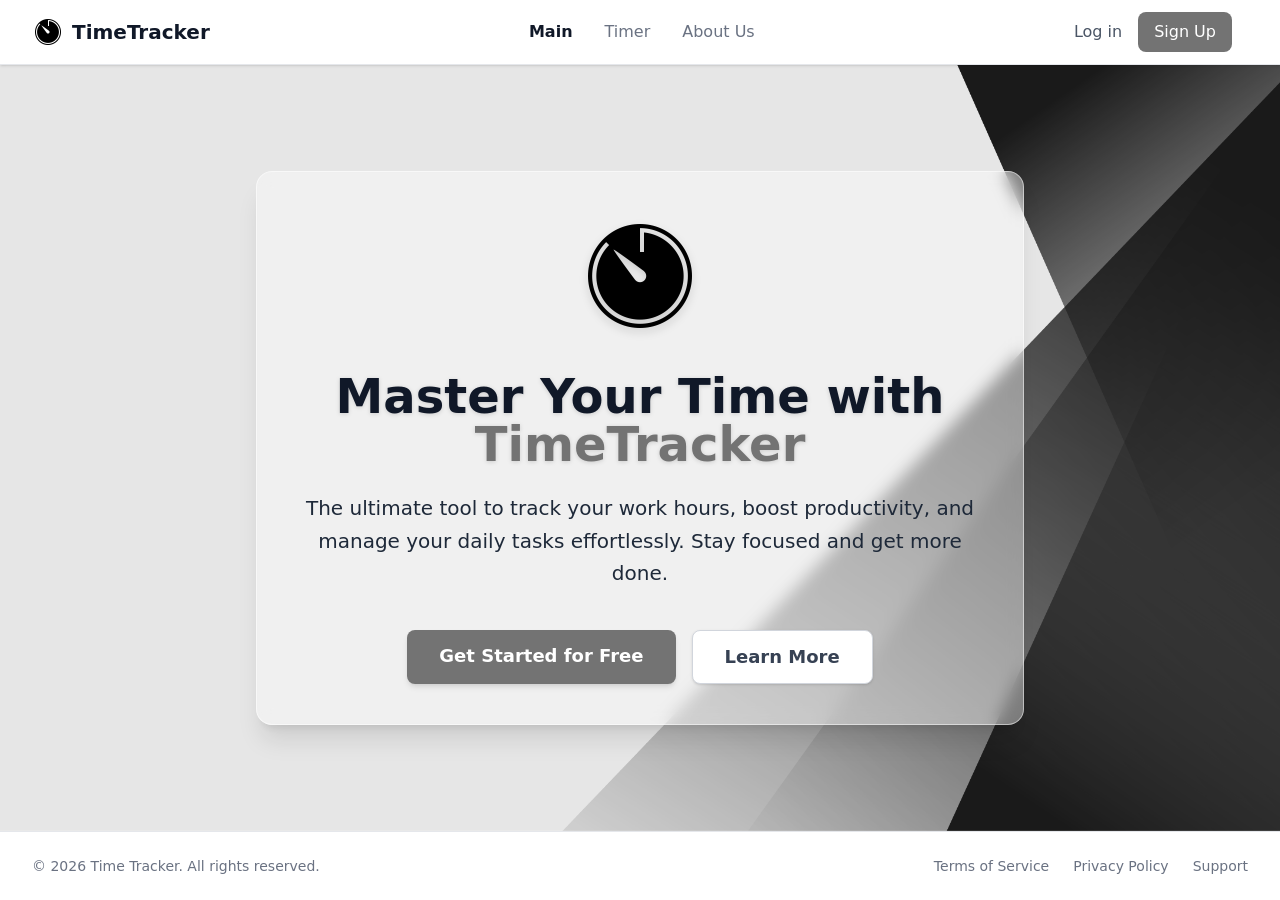
<file: index.html>
<!DOCTYPE html>
<html lang="en">
<head>
    <meta charset="UTF-8">
    <meta name="viewport" content="width=device-width, initial-scale=1.0">
    <title>Home - Time Tracker</title>
    <link href="./output.css" rel="stylesheet">
</head>
<body class="bg-gray-50 flex flex-col min-h-screen text-gray-800">

<header class="bg-white border-b border-gray-200 shadow-sm sticky top-0 z-20">
        <div class="max-w-7xl mx-auto px-4 sm:px-6 lg:px-8">
            <div class="flex justify-between items-center h-16">
                
                <div class="flex items-center gap-2 cursor-pointer">
                    <a href="index.html" class="flex items-center gap-2 hover:opacity-80 transition duration-200">
                        <img src="timer.png" alt="TimeTracker" class="w-8 h-8 object-contain">
                        <span class="font-bold text-xl text-gray-900">TimeTracker</span>
                    </a>
                </div>

                <nav class="hidden md:flex space-x-8">
                    <a href="index.html" class="text-gray-900 font-bold transition duration-200">Main</a>
                    <a href="timer.html" class="text-gray-500 hover:text-gray-900 font-medium transition duration-200">Timer</a>
                    <a href="about.html" class="text-gray-500 hover:text-gray-900 font-medium transition duration-200">About Us</a>
                </nav>

                <div class="flex items-center space-x-4">
                    <a href="log_in.html" class="text-gray-600 hover:text-primary font-medium transition duration-200 hidden sm:block">Log in</a>
                    <a href="register.html" class="bg-primary text-white font-medium px-4 py-2 rounded-lg hover:bg-primaryHover transition duration-200">Sign Up</a>
                    
                    <button id="menu-btn" class="md:hidden flex items-center p-2 focus:outline-none">
                        <img src="hamburger.png" alt="Open Menu" class="w-6 h-6 object-contain">
                    </button>
                </div>

            </div>
        </div>

        <div id="mobile-menu" class="hidden md:hidden bg-white border-b border-gray-200 absolute w-full left-0 shadow-lg">
            <div class="px-4 pt-2 pb-4 space-y-2">
                <a href="index.html" class="block px-3 py-2 text-gray-900 font-bold bg-gray-50 rounded-md">Main</a>
                <a href="timer.html" class="block px-3 py-2 text-gray-500 hover:text-gray-900 hover:bg-gray-100 rounded-md font-medium">Timer</a>
                <a href="about.html" class="block px-3 py-2 text-gray-500 hover:text-gray-900 hover:bg-gray-100 rounded-md font-medium">About Us</a>
                <a href="log_in.html" class="block px-3 py-2 text-gray-500 hover:text-gray-900 hover:bg-gray-100 rounded-md font-medium sm:hidden">Log in</a>
            </div>
        </div>
    </header>

    <main class="flex-grow flex flex-col items-center justify-center w-full p-4 text-center bg-cover bg-center bg-no-repeat" 
          style="background-image: url('bg.jpg');">
        
        <div class="bg-white/40 backdrop-blur-sm p-10 rounded-2xl shadow-xl max-w-3xl w-full mx-auto border border-white/50">
            
            <div class="mb-8">
                <img src="timer.png" alt="TimeTracker App Emblem" class="w-32 h-32 object-contain drop-shadow-lg mx-auto">
            </div>

            <h1 class="text-4xl md:text-5xl font-extrabold text-gray-900 mb-6 drop-shadow-sm">
                Master Your Time with <span class="text-primary">TimeTracker</span>
            </h1>

            <p class="text-lg md:text-xl text-gray-800 max-w-2xl mx-auto mb-10 leading-relaxed font-medium">
                The ultimate tool to track your work hours, boost productivity, and manage your daily tasks effortlessly. Stay focused and get more done.
            </p>

            <div class="flex flex-col sm:flex-row justify-center gap-4">
                <a href="register.html" class="bg-primary text-white font-bold py-3 px-8 rounded-lg hover:bg-primaryHover focus:outline-none focus:ring-2 focus:ring-primary focus:ring-offset-2 transition duration-200 shadow-md hover:shadow-lg text-lg">
                    Get Started for Free
                </a>
                <a href="about.html" class="bg-white text-gray-700 border border-gray-300 font-bold py-3 px-8 rounded-lg hover:bg-gray-50 focus:outline-none focus:ring-2 focus:ring-gray-200 focus:ring-offset-2 transition duration-200 shadow-sm text-lg">
                    Learn More
                </a>
            </div>
            
        </div>
    </main>

    <footer class="bg-white border-t border-gray-200 w-full mt-auto">
        <div class="max-w-7xl mx-auto py-6 px-4 sm:px-6 lg:px-8 flex flex-col md:flex-row justify-between items-center text-sm text-gray-500">
            <p>&copy; 2026 Time Tracker. All rights reserved.</p>
            <div class="mt-4 md:mt-0 space-x-6 flex">
                <a href="#" class="hover:text-primary transition duration-200">Terms of Service</a>
                <a href="#" class="hover:text-primary transition duration-200">Privacy Policy</a>
                <a href="#" class="hover:text-primary transition duration-200">Support</a>
            </div>
        </div>
    </footer>

    <script>
        document.getElementById('menu-btn').addEventListener('click', () => {
            document.getElementById('mobile-menu').classList.toggle('hidden');
        });
    </script>

</body>
</html>
</file>
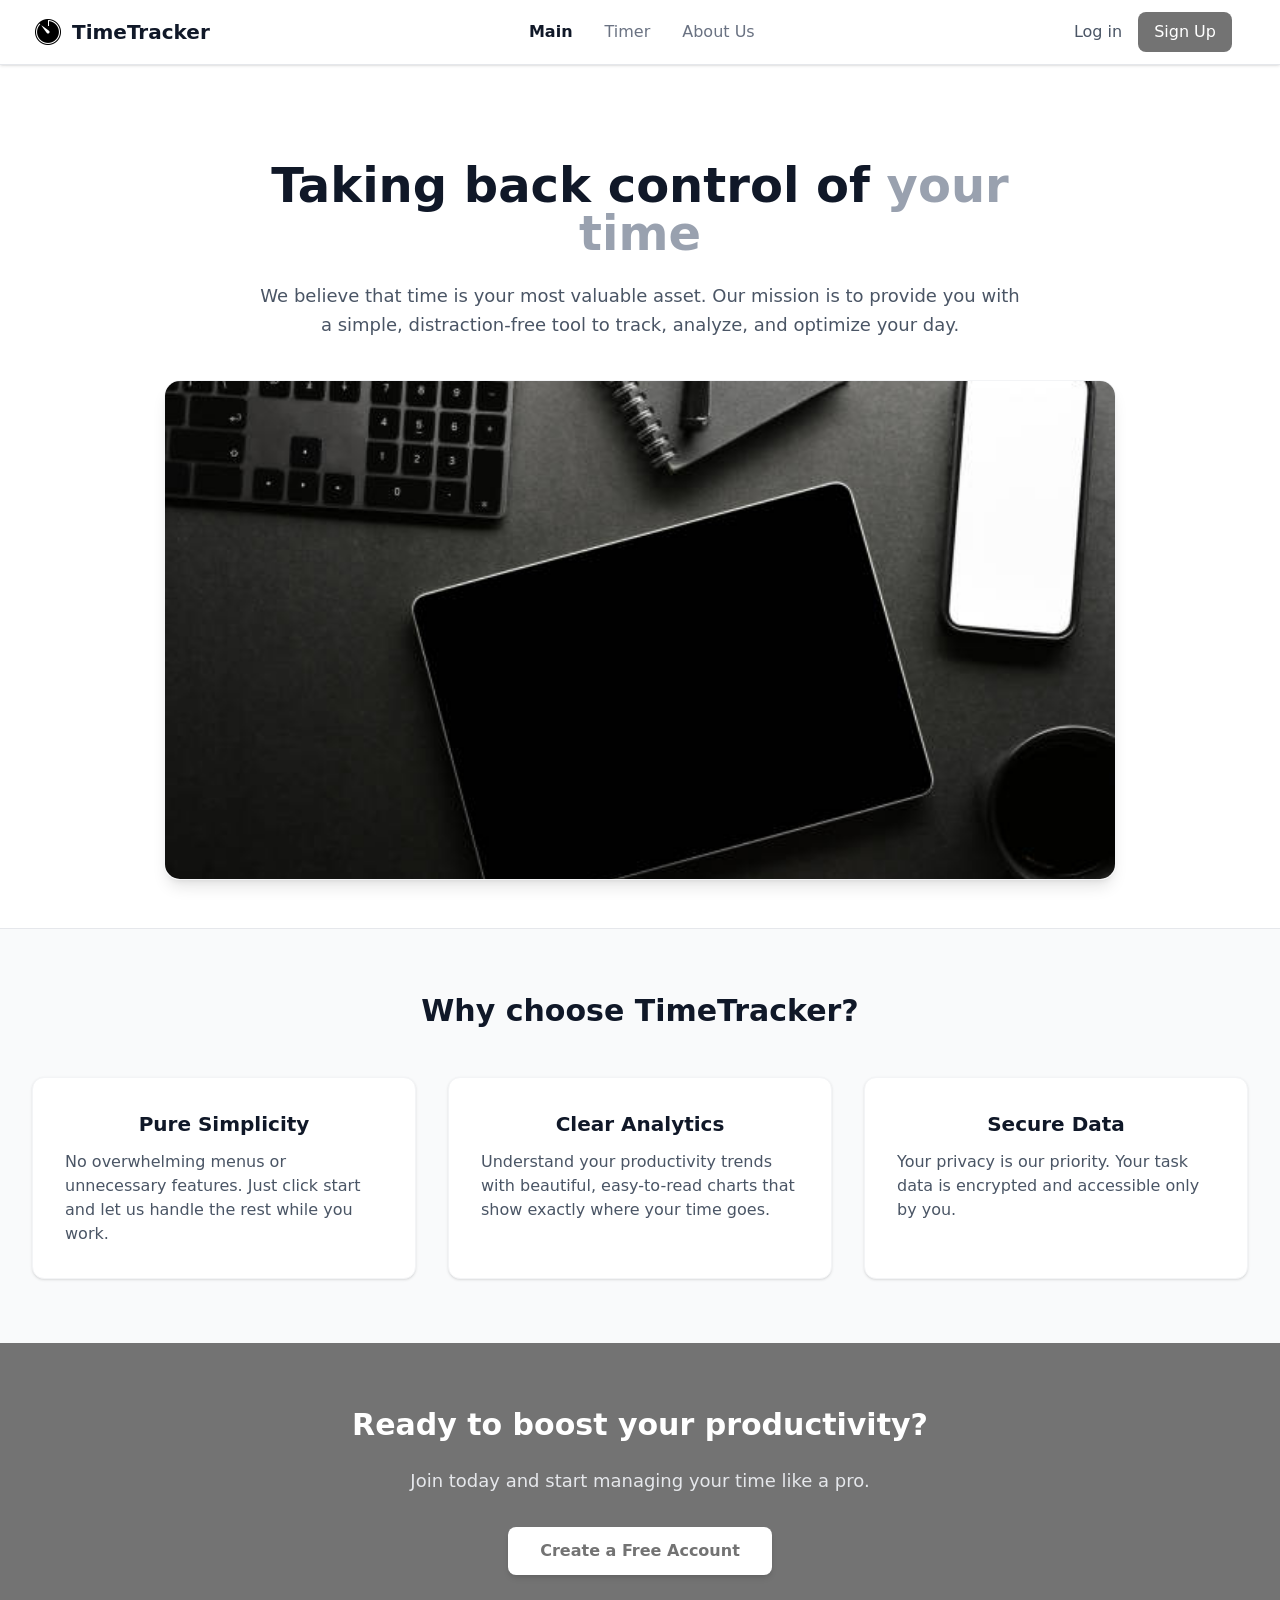
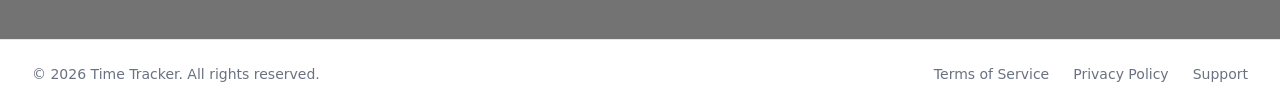
<file: about.html>
<!DOCTYPE html>
<html lang="en">
<head>
    <meta charset="UTF-8">
    <meta name="viewport" content="width=device-width, initial-scale=1.0">
    <title>About Us - Time Tracker</title>
    <link href="./output.css" rel="stylesheet">
</head>
<body class="bg-gray-50 flex flex-col min-h-screen text-gray-800">

<header class="bg-white border-b border-gray-200 shadow-sm sticky top-0 z-20">
        <div class="max-w-7xl mx-auto px-4 sm:px-6 lg:px-8">
            <div class="flex justify-between items-center h-16">
                
                <div class="flex items-center gap-2 cursor-pointer">
                    <a href="index.html" class="flex items-center gap-2 hover:opacity-80 transition duration-200">
                        <img src="timer.png" alt="TimeTracker" class="w-8 h-8 object-contain">
                        <span class="font-bold text-xl text-gray-900">TimeTracker</span>
                    </a>
                </div>

                <nav class="hidden md:flex space-x-8">
                    <a href="index.html" class="text-gray-900 font-bold transition duration-200">Main</a>
                    <a href="timer.html" class="text-gray-500 hover:text-gray-900 font-medium transition duration-200">Timer</a>
                    <a href="about.html" class="text-gray-500 hover:text-gray-900 font-medium transition duration-200">About Us</a>
                </nav>

                <div class="flex items-center space-x-4">
                    <a href="log_in.html" class="text-gray-600 hover:text-primary font-medium transition duration-200 hidden sm:block">Log in</a>
                    <a href="register.html" class="bg-primary text-white font-medium px-4 py-2 rounded-lg hover:bg-primaryHover transition duration-200">Sign Up</a>
                    
                    <button id="menu-btn" class="md:hidden flex items-center p-2 focus:outline-none">
                        <img src="hamburger.png" alt="Open Menu" class="w-6 h-6 object-contain">
                    </button>
                </div>

            </div>
        </div>

        <div id="mobile-menu" class="hidden md:hidden bg-white border-b border-gray-200 absolute w-full left-0 shadow-lg">
            <div class="px-4 pt-2 pb-4 space-y-2">
                <a href="index.html" class="block px-3 py-2 text-gray-900 font-bold bg-gray-50 rounded-md">Main</a>
                <a href="timer.html" class="block px-3 py-2 text-gray-500 hover:text-gray-900 hover:bg-gray-100 rounded-md font-medium">Timer</a>
                <a href="about.html" class="block px-3 py-2 text-gray-500 hover:text-gray-900 hover:bg-gray-100 rounded-md font-medium">About Us</a>
                <a href="log_in.html" class="block px-3 py-2 text-gray-500 hover:text-gray-900 hover:bg-gray-100 rounded-md font-medium sm:hidden">Log in</a>
            </div>
        </div>
    </header>

    <main class="flex-grow w-full">
        
        <section class="bg-white pt-16 md:pt-24 pb-12 border-b border-gray-200 text-center px-4">
            <div class="max-w-3xl mx-auto mb-10">
                <h1 class="text-4xl md:text-5xl font-extrabold text-gray-900 mb-6">
                    Taking back control of <span class="text-gray-400">your time</span>
                </h1>
                <p class="text-lg text-gray-600 leading-relaxed">
                    We believe that time is your most valuable asset. Our mission is to provide you with a simple, distraction-free tool to track, analyze, and optimize your day.
                </p>
            </div>

            <div class="max-w-5xl mx-auto px-4 sm:px-7 lg:px-9">
                <img src="bg_about.jpg" alt="Team workspace" class="w-full h-auto max-h-[500px] object-cover rounded-2xl shadow-lg border border-gray-100">
            </div>
        </section>

        <section class="max-w-7xl mx-auto px-4 sm:px-6 lg:px-8 py-16">

            <div class="text-center mb-12">
                <h2 class="text-3xl font-bold text-gray-900">Why choose TimeTracker?</h2>
            </div>
            
            <div class="grid grid-cols-1 md:grid-cols-3 gap-8">
                <div class="bg-white p-8 rounded-xl shadow-sm border border-gray-100 hover:shadow-md transition duration-200">
                    <h3 class="text-xl text-center font-bold text-gray-900 mb-3">Pure Simplicity</h3>
                    <p class="text-gray-600 text-left">No overwhelming menus or unnecessary features. Just click start and let us handle the rest while you work.</p>
                </div>
                
                <div class="bg-white p-8 rounded-xl shadow-sm border border-gray-100 hover:shadow-md transition duration-200">
                    <h3 class="text-xl text-center font-bold text-gray-900 mb-3">Clear Analytics</h3>
                    <p class="text-gray-600 text-left">Understand your productivity trends with beautiful, easy-to-read charts that show exactly where your time goes.</p>
                </div>

                <div class="bg-white p-8 rounded-xl shadow-sm border border-gray-100 hover:shadow-md transition duration-200">
                    <h3 class="text-xl font-bold text-center text-gray-900 mb-3">Secure Data</h3>
                    <p class="text-gray-600 text-left">Your privacy is our priority. Your task data is encrypted and accessible only by you.</p>
                </div>
            </div>

        </section>

        <section class="bg-primary text-white py-16 px-4 mt-auto">
            <div class="max-w-4xl mx-auto text-center">
                <h2 class="text-3xl font-bold mb-6">Ready to boost your productivity?</h2>
                <p class="text-gray-200 mb-8 text-lg">Join today and start managing your time like a pro.</p>
                <a href="register.html" class="inline-block bg-white text-primary font-bold py-3 px-8 rounded-lg hover:bg-gray-100 focus:outline-none focus:ring-4 focus:ring-gray-300 transition duration-200 shadow-md">
                    Create a Free Account
                </a>
            </div>
        </section>

    </main>

    <footer class="bg-white w-full border-t border-gray-200">
        <div class="max-w-7xl mx-auto py-6 px-4 sm:px-6 lg:px-8 flex flex-col md:flex-row justify-between items-center text-sm text-gray-500">
            <p>&copy; 2026 Time Tracker. All rights reserved.</p>
            <div class="mt-4 md:mt-0 space-x-6 flex">
                <a href="#" class="hover:text-primary transition duration-200">Terms of Service</a>
                <a href="#" class="hover:text-primary transition duration-200">Privacy Policy</a>
                <a href="#" class="hover:text-primary transition duration-200">Support</a>
            </div>
        </div>
    </footer>

    <script>
        document.getElementById('menu-btn').addEventListener('click', () => {
            document.getElementById('mobile-menu').classList.toggle('hidden');
        });
    </script>

</body>
</html>
</file>
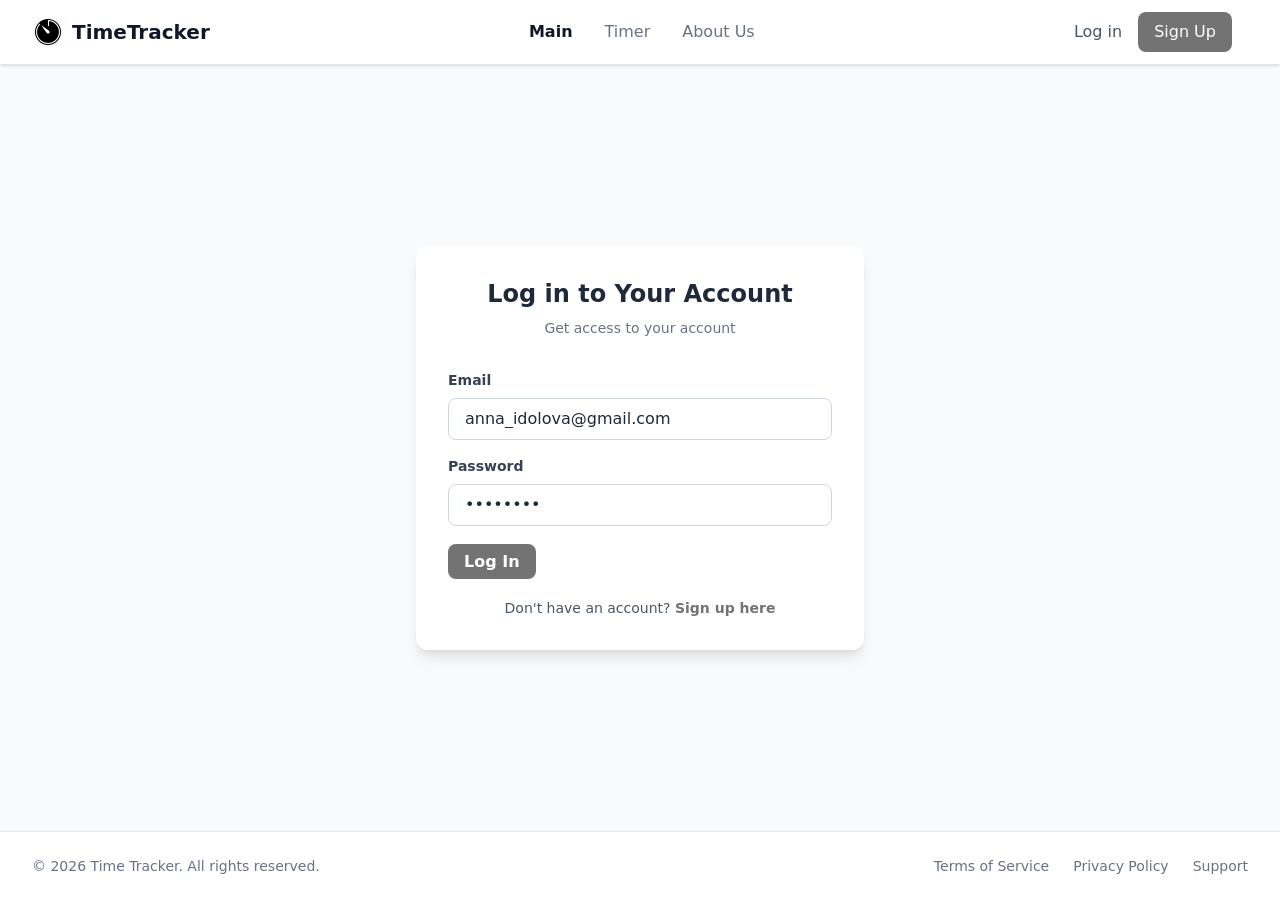
<file: log_in.html>
<!DOCTYPE html>
<html lang="en">
<head>
    <meta charset="UTF-8">
    <meta name="viewport" content="width=device-width, initial-scale=1.0">
    <title>Log In - Time Tracker</title>
    
    <link href="./output.css" rel="stylesheet">
</head>
<body class="bg-gray-50 flex flex-col min-h-screen text-gray-800">

<header class="bg-white border-b border-gray-200 shadow-sm sticky top-0 z-20">
        <div class="max-w-7xl mx-auto px-4 sm:px-6 lg:px-8">
            <div class="flex justify-between items-center h-16">
                
                <div class="flex items-center gap-2 cursor-pointer">
                    <a href="index.html" class="flex items-center gap-2 hover:opacity-80 transition duration-200">
                        <img src="timer.png" alt="TimeTracker" class="w-8 h-8 object-contain">
                        <span class="font-bold text-xl text-gray-900">TimeTracker</span>
                    </a>
                </div>

                <nav class="hidden md:flex space-x-8">
                    <a href="index.html" class="text-gray-900 font-bold transition duration-200">Main</a>
                    <a href="timer.html" class="text-gray-500 hover:text-gray-900 font-medium transition duration-200">Timer</a>
                    <a href="about.html" class="text-gray-500 hover:text-gray-900 font-medium transition duration-200">About Us</a>
                </nav>

                <div class="flex items-center space-x-4">
                    <a href="log_in.html" class="text-gray-600 hover:text-primary font-medium transition duration-200 hidden sm:block">Log in</a>
                    <a href="register.html" class="bg-primary text-white font-medium px-4 py-2 rounded-lg hover:bg-primaryHover transition duration-200">Sign Up</a>
                    
                    <button id="menu-btn" class="md:hidden flex items-center p-2 focus:outline-none">
                        <img src="hamburger.png" alt="Open Menu" class="w-6 h-6 object-contain">
                    </button>
                </div>

            </div>
        </div>

        <div id="mobile-menu" class="hidden md:hidden bg-white border-b border-gray-200 absolute w-full left-0 shadow-lg">
            <div class="px-4 pt-2 pb-4 space-y-2">
                <a href="index.html" class="block px-3 py-2 text-gray-900 font-bold bg-gray-50 rounded-md">Main</a>
                <a href="timer.html" class="block px-3 py-2 text-gray-500 hover:text-gray-900 hover:bg-gray-100 rounded-md font-medium">Timer</a>
                <a href="about.html" class="block px-3 py-2 text-gray-500 hover:text-gray-900 hover:bg-gray-100 rounded-md font-medium">About Us</a>
                <a href="log_in.html" class="block px-3 py-2 text-gray-500 hover:text-gray-900 hover:bg-gray-100 rounded-md font-medium sm:hidden">Log in</a>
            </div>
        </div>
    </header>
    <main class="flex-grow flex items-center justify-center w-full p-4">
        
        <div class="bg-white p-8 rounded-xl shadow-lg w-full max-w-md my-8">
            
            <div class="text-center mb-8">
                <h1 class="text-2xl font-bold text-gray-800">Log in to Your Account</h1>
                <p class="text-gray-500 text-sm mt-2">Get access to your account</p>
            </div>

            <form action="#" method="POST">


                <div class="mb-4">
                    <label for="email" class="block text-gray-700 text-sm font-semibold mb-2">Email</label>
                    <input type="email" id="email" name="email" placeholder="anna_idolova@gmail.com" required
                        class="w-full px-4 py-2 border border-gray-300 rounded-lg focus:outline-none focus:ring-2 focus:ring-primary focus:border-transparent transition duration-200">
                </div>

                <div class="mb-6">
                    <label for="password" class="block text-gray-700 text-sm font-semibold mb-2">Password</label>
                    <input type="password" id="password" name="password" placeholder="••••••••" required
                        class="w-full px-4 py-2 border border-gray-300 rounded-lg focus:outline-none focus:ring-2 focus:ring-primary focus:border-transparent transition duration-200">
                </div>


                <a href="profile.html" class="w-full bg-primary text-white font-bold py-2 px-4 rounded-lg
                 hover:bg-primaryHover focus:outline-none focus:ring-2 focus:ring-primary focus:ring-offset-2 transition duration-200">
                    Log In</a>    
            </form>
            <div class="text-center mt-6">
                <p class="text-sm text-gray-600">
                    Don't have an account? 
                    <a href="register.html" class="text-primary hover:underline font-semibold">Sign up here</a>
                </p>
            </div>

        </div>
    </main>

    <footer class="bg-white border-t border-gray-200 w-full mt-auto">
        <div class="max-w-7xl mx-auto py-6 px-4 sm:px-6 lg:px-8 flex flex-col md:flex-row justify-between items-center text-sm text-gray-500">
            <p>&copy; 2026 Time Tracker. All rights reserved.</p>
            <div class="mt-4 md:mt-0 space-x-6 flex">
                <a href="#" class="hover:text-primary transition duration-200">Terms of Service</a>
                <a href="#" class="hover:text-primary transition duration-200">Privacy Policy</a>
                <a href="#" class="hover:text-primary transition duration-200">Support</a>
            </div>
        </div>
    </footer>

    <script>
        document.getElementById('menu-btn').addEventListener('click', () => {
            document.getElementById('mobile-menu').classList.toggle('hidden');
        });
    </script>
</body>
</html>
</file>
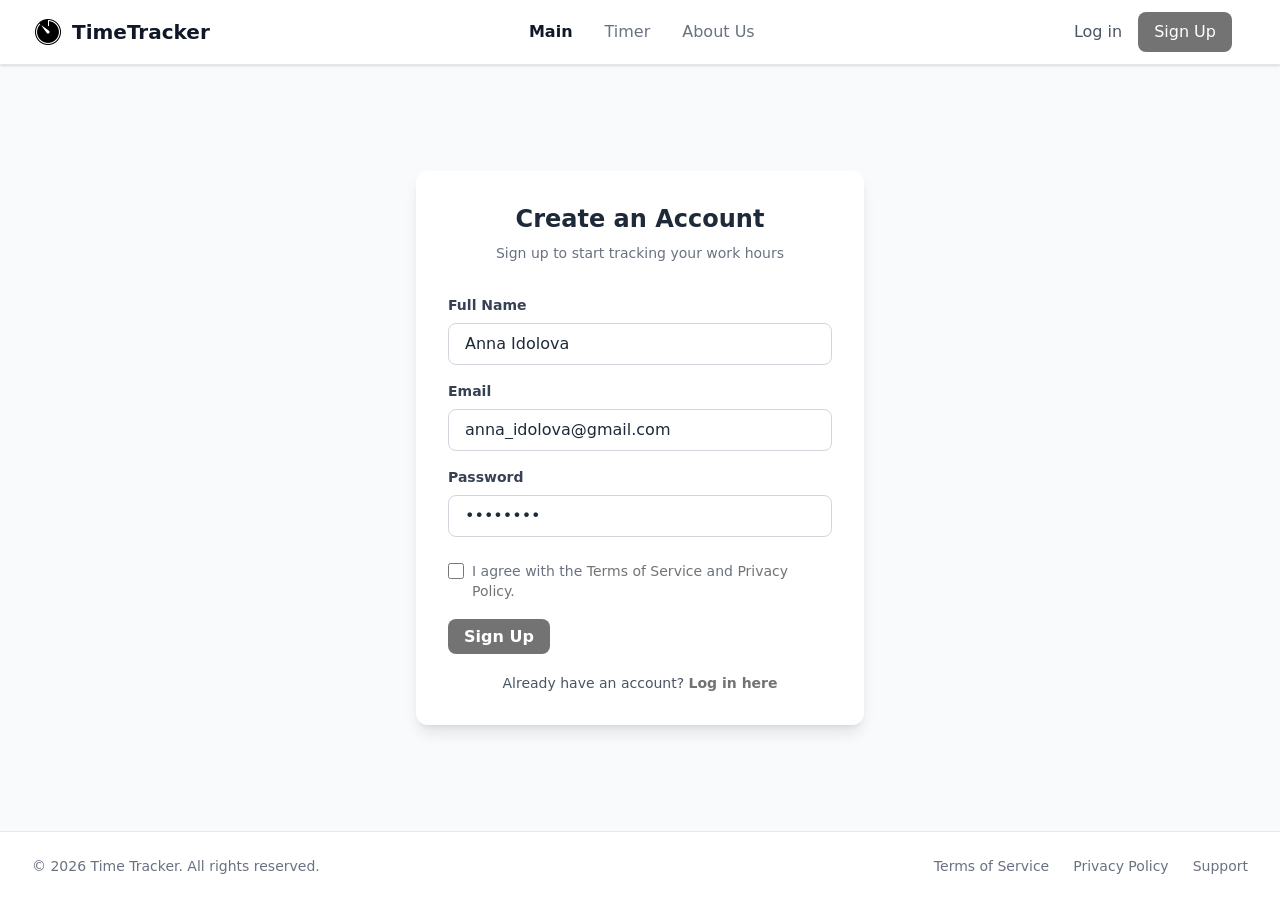
<file: register.html>
<!DOCTYPE html>
<html lang="en">
<head>
    <meta charset="UTF-8">
    <meta name="viewport" content="width=device-width, initial-scale=1.0">
    <title>Sign Up - Time Tracker</title>
    
    <link href="./output.css" rel="stylesheet">
</head>
<body class="bg-gray-50 flex flex-col min-h-screen text-gray-800">

<header class="bg-white border-b border-gray-200 shadow-sm sticky top-0 z-20">
        <div class="max-w-7xl mx-auto px-4 sm:px-6 lg:px-8">
            <div class="flex justify-between items-center h-16">
                
                <div class="flex items-center gap-2 cursor-pointer">
                    <a href="index.html" class="flex items-center gap-2 hover:opacity-80 transition duration-200">
                        <img src="timer.png" alt="TimeTracker" class="w-8 h-8 object-contain">
                        <span class="font-bold text-xl text-gray-900">TimeTracker</span>
                    </a>
                </div>

                <nav class="hidden md:flex space-x-8">
                    <a href="index.html" class="text-gray-900 font-bold transition duration-200">Main</a>
                    <a href="timer.html" class="text-gray-500 hover:text-gray-900 font-medium transition duration-200">Timer</a>
                    <a href="about.html" class="text-gray-500 hover:text-gray-900 font-medium transition duration-200">About Us</a>
                </nav>

                <div class="flex items-center space-x-4">
                    <a href="log_in.html" class="text-gray-600 hover:text-primary font-medium transition duration-200 hidden sm:block">Log in</a>
                    <a href="register.html" class="bg-primary text-white font-medium px-4 py-2 rounded-lg hover:bg-primaryHover transition duration-200">Sign Up</a>
                    <button id="menu-btn" class="md:hidden flex items-center p-2 focus:outline-none">
                        <img src="hamburger.png" alt="Open Menu" class="w-6 h-6 object-contain">
                    </button>
                </div>

            </div>
        </div>

        <div id="mobile-menu" class="hidden md:hidden bg-white border-b border-gray-200 absolute w-full left-0 shadow-lg">
            <div class="px-4 pt-2 pb-4 space-y-2">
                <a href="index.html" class="block px-3 py-2 text-gray-900 font-bold bg-gray-50 rounded-md">Main</a>
                <a href="timer.html" class="block px-3 py-2 text-gray-500 hover:text-gray-900 hover:bg-gray-100 rounded-md font-medium">Timer</a>
                <a href="about.html" class="block px-3 py-2 text-gray-500 hover:text-gray-900 hover:bg-gray-100 rounded-md font-medium">About Us</a>
                <a href="log_in.html" class="block px-3 py-2 text-gray-500 hover:text-gray-900 hover:bg-gray-100 rounded-md font-medium sm:hidden">Log in</a>
            </div>
        </div>
    </header>

    <main class="flex-grow flex items-center justify-center w-full p-4">
        
        <div class="bg-white p-8 rounded-xl shadow-lg w-full max-w-md my-8">
            
            <div class="text-center mb-8">
                <h1 class="text-2xl font-bold text-gray-800">Create an Account</h1>
                <p class="text-gray-500 text-sm mt-2">Sign up to start tracking your work hours</p>
            </div>

            <form action="#" method="POST">
                
                <div class="mb-4">
                    <label for="fullName" class="block text-gray-700 text-sm font-semibold mb-2">Full Name</label>
                    <input type="text" id="fullName" name="fullName" placeholder="Anna Idolova" required
                        class="w-full px-4 py-2 border border-gray-300 rounded-lg focus:outline-none focus:ring-2 focus:ring-primary focus:border-transparent transition duration-200">
                </div>

                <div class="mb-4">
                    <label for="email" class="block text-gray-700 text-sm font-semibold mb-2">Email</label>
                    <input type="email" id="email" name="email" placeholder="anna_idolova@gmail.com" required
                        class="w-full px-4 py-2 border border-gray-300 rounded-lg focus:outline-none focus:ring-2 focus:ring-primary focus:border-transparent transition duration-200">
                </div>

                <div class="mb-6">
                    <label for="password" class="block text-gray-700 text-sm font-semibold mb-2">Password</label>
                    <input type="password" id="password" name="password" placeholder="••••••••" required
                        class="w-full px-4 py-2 border border-gray-300 rounded-lg focus:outline-none focus:ring-2 focus:ring-primary focus:border-transparent transition duration-200">
                </div>

                <div class="mb-6 flex items-start">
                    <div class="flex items-center h-5">
                        <input id="terms" name="terms" type="checkbox" required
                            class="w-4 h-4 border border-gray-300 rounded bg-gray-50 focus:ring-3 focus:ring-primary">
                    </div>
                    <label for="terms" class="ml-2 text-sm font-medium text-gray-500">
                        I agree with the <a href="#" class="text-primary hover:underline">Terms of Service</a> and <a href="#" class="text-primary hover:underline">Privacy Policy</a>.
                    </label>
                </div>

                <a href="profile.html" class="w-full bg-primary text-white font-bold py-2 px-4 rounded-lg
                 hover:bg-primaryHover focus:outline-none focus:ring-2 focus:ring-primary focus:ring-offset-2 transition duration-200">
                    Sign Up</a>    
            </form>

            <div class="text-center mt-6">
                <p class="text-sm text-gray-600">
                    Already have an account? 
                    <a href="log_in.html" class="text-primary hover:underline font-semibold">Log in here</a>
                </p>
            </div>

        </div>
    </main>

    <footer class="bg-white border-t border-gray-200 w-full mt-auto">
        <div class="max-w-7xl mx-auto py-6 px-4 sm:px-6 lg:px-8 flex flex-col md:flex-row justify-between items-center text-sm text-gray-500">
            <p>&copy; 2026 Time Tracker. All rights reserved.</p>
            <div class="mt-4 md:mt-0 space-x-6 flex">
                <a href="#" class="hover:text-primary transition duration-200">Terms of Service</a>
                <a href="#" class="hover:text-primary transition duration-200">Privacy Policy</a>
                <a href="#" class="hover:text-primary transition duration-200">Support</a>
            </div>
        </div>
    </footer>

    <script>
        document.getElementById('menu-btn').addEventListener('click', () => {
            document.getElementById('mobile-menu').classList.toggle('hidden');
        });
    </script>

</body>
</html>
</file>
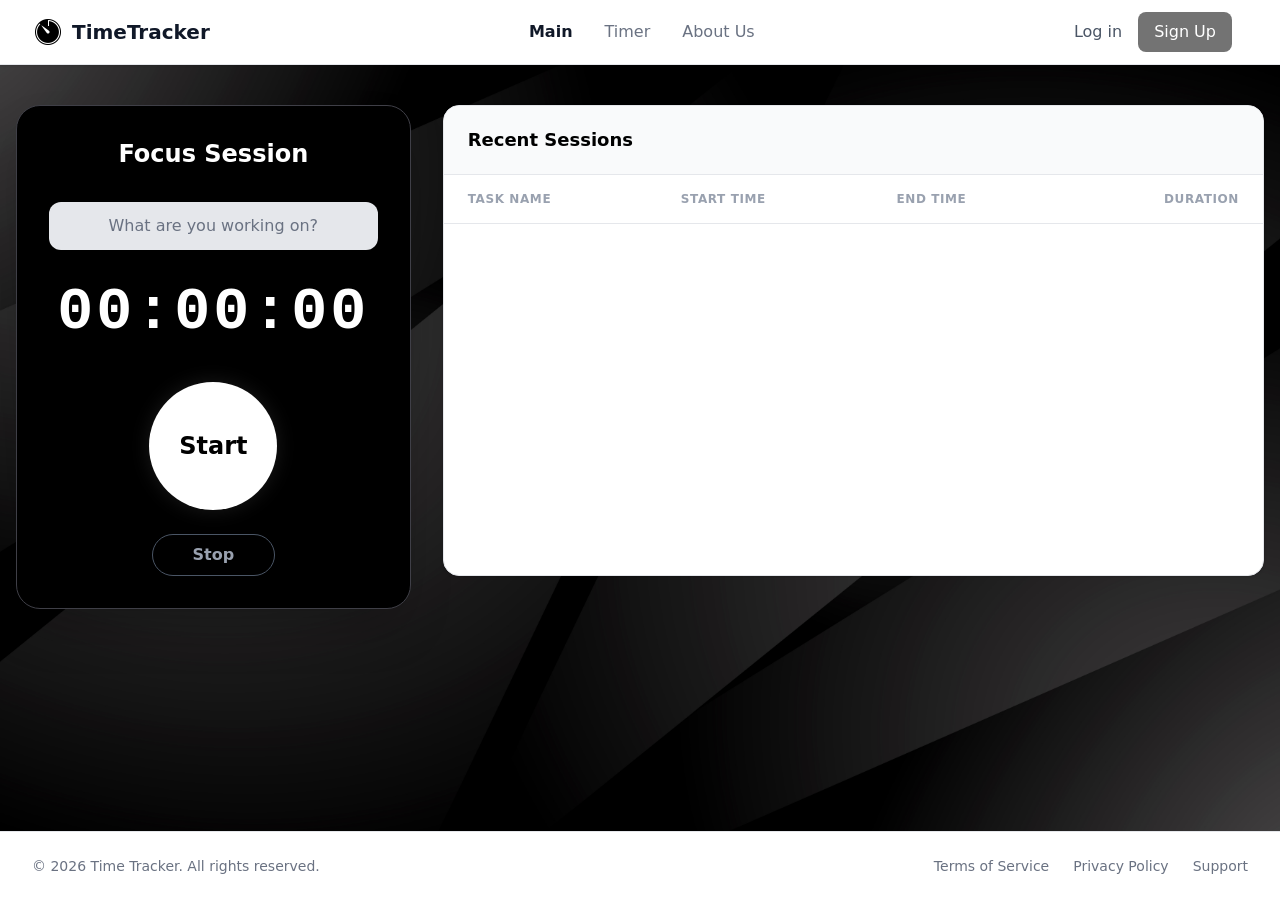
<file: timer.html>
<!DOCTYPE html>
<html lang="en">
<head>
    <meta charset="UTF-8">
    <meta name="viewport" content="width=device-width, initial-scale=1.0">
    <title>Timer - Time Tracker</title>
    <link href="./output.css" rel="stylesheet">
</head>
<body style="background-image: url('bg_timer.jpg');" class="bg-cover bg-center bg-fixed bg-no-repeat flex flex-col min-h-screen text-gray-800">

<header class="bg-white border-b border-gray-200 shadow-sm sticky top-0 z-20">
        <div class="max-w-7xl mx-auto px-4 sm:px-6 lg:px-8">
            <div class="flex justify-between items-center h-16">
                
                <div class="flex items-center gap-2 cursor-pointer">
                    <a href="index.html" class="flex items-center gap-2 hover:opacity-80 transition duration-200">
                        <img src="timer.png" alt="TimeTracker" class="w-8 h-8 object-contain">
                        <span class="font-bold text-xl text-gray-900">TimeTracker</span>
                    </a>
                </div>

                <nav class="hidden md:flex space-x-8">
                    <a href="index.html" class="text-gray-900 font-bold transition duration-200">Main</a>
                    <a href="timer.html" class="text-gray-500 hover:text-gray-900 font-medium transition duration-200">Timer</a>
                    <a href="about.html" class="text-gray-500 hover:text-gray-900 font-medium transition duration-200">About Us</a>
                </nav>

                <div class="flex items-center space-x-4">
                    <a href="log_in.html" class="text-gray-600 hover:text-primary font-medium transition duration-200 hidden sm:block">Log in</a>
                    <a href="register.html" class="bg-primary text-white font-medium px-4 py-2 rounded-lg hover:bg-primaryHover transition duration-200">Sign Up</a>
                    
                    <button id="menu-btn" class="md:hidden flex items-center p-2 focus:outline-none">
                        <img src="hamburger.png" alt="Open Menu" class="w-6 h-6 object-contain">
                    </button>
                </div>

            </div>
        </div>

        <div id="mobile-menu" class="hidden md:hidden bg-white border-b border-gray-200 absolute w-full left-0 shadow-lg">
            <div class="px-4 pt-2 pb-4 space-y-2">
                <a href="index.html" class="block px-3 py-2 text-gray-900 font-bold bg-gray-50 rounded-md">Main</a>
                <a href="timer.html" class="block px-3 py-2 text-gray-500 hover:text-gray-900 hover:bg-gray-100 rounded-md font-medium">Timer</a>
                <a href="about.html" class="block px-3 py-2 text-gray-500 hover:text-gray-900 hover:bg-gray-100 rounded-md font-medium">About Us</a>
                <a href="log_in.html" class="block px-3 py-2 text-gray-500 hover:text-gray-900 hover:bg-gray-100 rounded-md font-medium sm:hidden">Log in</a>
            </div>
        </div>
    </header>

    <main class="flex-grow w-full py-10 px-4 max-w-7xl mx-auto">
        
        <div class="grid grid-cols-1 lg:grid-cols-3 gap-8 items-start">
            
            <div class="lg:col-span-1 bg-black text-white p-8 rounded-3xl shadow-2xl flex flex-col items-center border border-zinc-700">
                
                <h1 class="text-2xl font-bold mb-8 text-white">Focus Session</h1>

                <div class="w-full mb-8">
                    <input type="text" placeholder="What are you working on?" 
                        class="w-full px-4 py-3 text-center bg-gray-200 text-black placeholder-gray-500 rounded-xl focus:outline-none focus:ring-2 focus:ring-gray-400 transition duration-200 border-none">
                </div>

                <div class="mb-10">
                    <span class="text-6xl font-mono font-bold tracking-wider text-white">
                        00:00:00
                    </span>
                </div>

                <button class="w-32 h-32 bg-white hover:bg-gray-200 text-black font-bold text-2xl rounded-full transition-all duration-300 flex items-center justify-center shadow-[0_0_20px_rgba(255,255,255,0.1)] hover:shadow-[0_0_25px_rgba(255,255,255,0.2)] mb-6">
                    Start
                </button>

                <button class="text-gray-400 border border-gray-600 font-bold py-2 px-10 rounded-full hover:bg-white hover:text-black hover:border-white transition-all duration-200">
                    Stop
                </button>

            </div>

            <div class="lg:col-span-2 bg-white rounded-2xl shadow-sm border border-gray-200 overflow-hidden">
                
                <div class="bg-gray-50 px-6 py-5 border-b border-gray-200">
                    <h2 class="text-lg font-bold text-black">Recent Sessions</h2>
                </div>
                
                <div class="overflow-x-auto min-h-[400px]">
                    <table class="w-full text-left border-collapse">
                        <thead>
                            <tr class="bg-white border-b border-gray-200 text-gray-400 text-xs uppercase tracking-wider">
                                <th class="py-4 px-6 font-semibold">Task Name</th>
                                <th class="py-4 px-6 font-semibold">Start Time</th>
                                <th class="py-4 px-6 font-semibold">End Time</th>
                                <th class="py-4 px-6 font-semibold text-right">Duration</th>
                            </tr>
                        </thead>
                    </table>
                </div>

            </div>

        </div>
    </main>

    <footer class="bg-white w-full border-t border-gray-200 mt-auto">
        <div class="max-w-7xl mx-auto py-6 px-4 sm:px-6 lg:px-8 flex flex-col md:flex-row justify-between items-center text-sm text-gray-500">
            <p>&copy; 2026 Time Tracker. All rights reserved.</p>
            <div class="mt-4 md:mt-0 space-x-6 flex">
                <a href="#" class="hover:text-black transition duration-200">Terms of Service</a>
                <a href="#" class="hover:text-black transition duration-200">Privacy Policy</a>
                <a href="#" class="hover:text-black transition duration-200">Support</a>
            </div>
        </div>
    </footer>

    <script>
        document.getElementById('menu-btn').addEventListener('click', () => {
            document.getElementById('mobile-menu').classList.toggle('hidden');
        });
    </script>

</body>
</html>
</file>
<file: output.css>
/*! tailwindcss v4.2.0 | MIT License | https://tailwindcss.com */
@layer properties;
@layer theme, base, components, utilities;
@layer theme {
  :root, :host {
    --font-sans: ui-sans-serif, system-ui, sans-serif, "Apple Color Emoji",
      "Segoe UI Emoji", "Segoe UI Symbol", "Noto Color Emoji";
    --font-mono: ui-monospace, SFMono-Regular, Menlo, Monaco, Consolas, "Liberation Mono",
      "Courier New", monospace;
    --color-red-500: oklch(63.7% 0.237 25.331);
    --color-red-600: oklch(57.7% 0.245 27.325);
    --color-yellow-500: oklch(79.5% 0.184 86.047);
    --color-yellow-600: oklch(68.1% 0.162 75.834);
    --color-green-100: oklch(96.2% 0.044 156.743);
    --color-green-800: oklch(44.8% 0.119 151.328);
    --color-slate-100: oklch(96.8% 0.007 247.896);
    --color-slate-400: oklch(70.4% 0.04 256.788);
    --color-slate-600: oklch(44.6% 0.043 257.281);
    --color-slate-700: oklch(37.2% 0.044 257.287);
    --color-slate-800: oklch(27.9% 0.041 260.031);
    --color-slate-900: oklch(20.8% 0.042 265.755);
    --color-gray-50: oklch(98.5% 0.002 247.839);
    --color-gray-100: oklch(96.7% 0.003 264.542);
    --color-gray-200: oklch(92.8% 0.006 264.531);
    --color-gray-300: oklch(87.2% 0.01 258.338);
    --color-gray-400: oklch(70.7% 0.022 261.325);
    --color-gray-500: oklch(55.1% 0.027 264.364);
    --color-gray-600: oklch(44.6% 0.03 256.802);
    --color-gray-700: oklch(37.3% 0.034 259.733);
    --color-gray-800: oklch(27.8% 0.033 256.848);
    --color-gray-900: oklch(21% 0.034 264.665);
    --color-zinc-500: oklch(55.2% 0.016 285.938);
    --color-zinc-700: oklch(37% 0.013 285.805);
    --color-zinc-800: oklch(27.4% 0.006 286.033);
    --color-black: #000;
    --color-white: #fff;
    --spacing: 0.25rem;
    --container-md: 28rem;
    --container-xl: 36rem;
    --container-2xl: 42rem;
    --container-3xl: 48rem;
    --container-4xl: 56rem;
    --container-5xl: 64rem;
    --container-7xl: 80rem;
    --text-xs: 0.75rem;
    --text-xs--line-height: calc(1 / 0.75);
    --text-sm: 0.875rem;
    --text-sm--line-height: calc(1.25 / 0.875);
    --text-lg: 1.125rem;
    --text-lg--line-height: calc(1.75 / 1.125);
    --text-xl: 1.25rem;
    --text-xl--line-height: calc(1.75 / 1.25);
    --text-2xl: 1.5rem;
    --text-2xl--line-height: calc(2 / 1.5);
    --text-3xl: 1.875rem;
    --text-3xl--line-height: calc(2.25 / 1.875);
    --text-4xl: 2.25rem;
    --text-4xl--line-height: calc(2.5 / 2.25);
    --text-5xl: 3rem;
    --text-5xl--line-height: 1;
    --text-6xl: 3.75rem;
    --text-6xl--line-height: 1;
    --text-8xl: 6rem;
    --text-8xl--line-height: 1;
    --font-weight-medium: 500;
    --font-weight-semibold: 600;
    --font-weight-bold: 700;
    --font-weight-extrabold: 800;
    --tracking-wider: 0.05em;
    --leading-relaxed: 1.625;
    --radius-md: 0.375rem;
    --radius-lg: 0.5rem;
    --radius-xl: 0.75rem;
    --radius-2xl: 1rem;
    --radius-3xl: 1.5rem;
    --drop-shadow-sm: 0 1px 2px rgb(0 0 0 / 0.15);
    --drop-shadow-lg: 0 4px 4px rgb(0 0 0 / 0.15);
    --blur-sm: 8px;
    --default-transition-duration: 150ms;
    --default-transition-timing-function: cubic-bezier(0.4, 0, 0.2, 1);
    --default-font-family: var(--font-sans);
    --default-mono-font-family: var(--font-mono);
    --color-primary: #737373;
    --color-primaryHover: #0c0a09;
  }
}
@layer base {
  *, ::after, ::before, ::backdrop, ::file-selector-button {
    box-sizing: border-box;
    margin: 0;
    padding: 0;
    border: 0 solid;
  }
  html, :host {
    line-height: 1.5;
    -webkit-text-size-adjust: 100%;
    tab-size: 4;
    font-family: var(--default-font-family, ui-sans-serif, system-ui, sans-serif, "Apple Color Emoji", "Segoe UI Emoji", "Segoe UI Symbol", "Noto Color Emoji");
    font-feature-settings: var(--default-font-feature-settings, normal);
    font-variation-settings: var(--default-font-variation-settings, normal);
    -webkit-tap-highlight-color: transparent;
  }
  hr {
    height: 0;
    color: inherit;
    border-top-width: 1px;
  }
  abbr:where([title]) {
    -webkit-text-decoration: underline dotted;
    text-decoration: underline dotted;
  }
  h1, h2, h3, h4, h5, h6 {
    font-size: inherit;
    font-weight: inherit;
  }
  a {
    color: inherit;
    -webkit-text-decoration: inherit;
    text-decoration: inherit;
  }
  b, strong {
    font-weight: bolder;
  }
  code, kbd, samp, pre {
    font-family: var(--default-mono-font-family, ui-monospace, SFMono-Regular, Menlo, Monaco, Consolas, "Liberation Mono", "Courier New", monospace);
    font-feature-settings: var(--default-mono-font-feature-settings, normal);
    font-variation-settings: var(--default-mono-font-variation-settings, normal);
    font-size: 1em;
  }
  small {
    font-size: 80%;
  }
  sub, sup {
    font-size: 75%;
    line-height: 0;
    position: relative;
    vertical-align: baseline;
  }
  sub {
    bottom: -0.25em;
  }
  sup {
    top: -0.5em;
  }
  table {
    text-indent: 0;
    border-color: inherit;
    border-collapse: collapse;
  }
  :-moz-focusring {
    outline: auto;
  }
  progress {
    vertical-align: baseline;
  }
  summary {
    display: list-item;
  }
  ol, ul, menu {
    list-style: none;
  }
  img, svg, video, canvas, audio, iframe, embed, object {
    display: block;
    vertical-align: middle;
  }
  img, video {
    max-width: 100%;
    height: auto;
  }
  button, input, select, optgroup, textarea, ::file-selector-button {
    font: inherit;
    font-feature-settings: inherit;
    font-variation-settings: inherit;
    letter-spacing: inherit;
    color: inherit;
    border-radius: 0;
    background-color: transparent;
    opacity: 1;
  }
  :where(select:is([multiple], [size])) optgroup {
    font-weight: bolder;
  }
  :where(select:is([multiple], [size])) optgroup option {
    padding-inline-start: 20px;
  }
  ::file-selector-button {
    margin-inline-end: 4px;
  }
  ::placeholder {
    opacity: 1;
  }
  @supports (not (-webkit-appearance: -apple-pay-button))  or (contain-intrinsic-size: 1px) {
    ::placeholder {
      color: currentcolor;
      @supports (color: color-mix(in lab, red, red)) {
        color: color-mix(in oklab, currentcolor 50%, transparent);
      }
    }
  }
  textarea {
    resize: vertical;
  }
  ::-webkit-search-decoration {
    -webkit-appearance: none;
  }
  ::-webkit-date-and-time-value {
    min-height: 1lh;
    text-align: inherit;
  }
  ::-webkit-datetime-edit {
    display: inline-flex;
  }
  ::-webkit-datetime-edit-fields-wrapper {
    padding: 0;
  }
  ::-webkit-datetime-edit, ::-webkit-datetime-edit-year-field, ::-webkit-datetime-edit-month-field, ::-webkit-datetime-edit-day-field, ::-webkit-datetime-edit-hour-field, ::-webkit-datetime-edit-minute-field, ::-webkit-datetime-edit-second-field, ::-webkit-datetime-edit-millisecond-field, ::-webkit-datetime-edit-meridiem-field {
    padding-block: 0;
  }
  ::-webkit-calendar-picker-indicator {
    line-height: 1;
  }
  :-moz-ui-invalid {
    box-shadow: none;
  }
  button, input:where([type="button"], [type="reset"], [type="submit"]), ::file-selector-button {
    appearance: button;
  }
  ::-webkit-inner-spin-button, ::-webkit-outer-spin-button {
    height: auto;
  }
  [hidden]:where(:not([hidden="until-found"])) {
    display: none !important;
  }
}
@layer utilities {
  .absolute {
    position: absolute;
  }
  .sticky {
    position: sticky;
  }
  .start {
    inset-inline-start: var(--spacing);
  }
  .top-0 {
    top: calc(var(--spacing) * 0);
  }
  .left-0 {
    left: calc(var(--spacing) * 0);
  }
  .z-10 {
    z-index: 10;
  }
  .z-20 {
    z-index: 20;
  }
  .mx-auto {
    margin-inline: auto;
  }
  .my-8 {
    margin-block: calc(var(--spacing) * 8);
  }
  .mt-2 {
    margin-top: calc(var(--spacing) * 2);
  }
  .mt-4 {
    margin-top: calc(var(--spacing) * 4);
  }
  .mt-6 {
    margin-top: calc(var(--spacing) * 6);
  }
  .mt-auto {
    margin-top: auto;
  }
  .mb-2 {
    margin-bottom: calc(var(--spacing) * 2);
  }
  .mb-3 {
    margin-bottom: calc(var(--spacing) * 3);
  }
  .mb-4 {
    margin-bottom: calc(var(--spacing) * 4);
  }
  .mb-6 {
    margin-bottom: calc(var(--spacing) * 6);
  }
  .mb-8 {
    margin-bottom: calc(var(--spacing) * 8);
  }
  .mb-10 {
    margin-bottom: calc(var(--spacing) * 10);
  }
  .mb-12 {
    margin-bottom: calc(var(--spacing) * 12);
  }
  .ml-2 {
    margin-left: calc(var(--spacing) * 2);
  }
  .block {
    display: block;
  }
  .flex {
    display: flex;
  }
  .grid {
    display: grid;
  }
  .hidden {
    display: none;
  }
  .inline-block {
    display: inline-block;
  }
  .h-4 {
    height: calc(var(--spacing) * 4);
  }
  .h-5 {
    height: calc(var(--spacing) * 5);
  }
  .h-6 {
    height: calc(var(--spacing) * 6);
  }
  .h-8 {
    height: calc(var(--spacing) * 8);
  }
  .h-16 {
    height: calc(var(--spacing) * 16);
  }
  .h-24 {
    height: calc(var(--spacing) * 24);
  }
  .h-32 {
    height: calc(var(--spacing) * 32);
  }
  .h-auto {
    height: auto;
  }
  .max-h-\[500px\] {
    max-height: 500px;
  }
  .min-h-\[400px\] {
    min-height: 400px;
  }
  .min-h-screen {
    min-height: 100vh;
  }
  .w-1\/3 {
    width: calc(1 / 3 * 100%);
  }
  .w-4 {
    width: calc(var(--spacing) * 4);
  }
  .w-6 {
    width: calc(var(--spacing) * 6);
  }
  .w-8 {
    width: calc(var(--spacing) * 8);
  }
  .w-24 {
    width: calc(var(--spacing) * 24);
  }
  .w-32 {
    width: calc(var(--spacing) * 32);
  }
  .w-full {
    width: 100%;
  }
  .max-w-2xl {
    max-width: var(--container-2xl);
  }
  .max-w-3xl {
    max-width: var(--container-3xl);
  }
  .max-w-4xl {
    max-width: var(--container-4xl);
  }
  .max-w-5xl {
    max-width: var(--container-5xl);
  }
  .max-w-7xl {
    max-width: var(--container-7xl);
  }
  .max-w-md {
    max-width: var(--container-md);
  }
  .flex-shrink-0 {
    flex-shrink: 0;
  }
  .flex-grow {
    flex-grow: 1;
  }
  .border-collapse {
    border-collapse: collapse;
  }
  .cursor-pointer {
    cursor: pointer;
  }
  .grid-cols-1 {
    grid-template-columns: repeat(1, minmax(0, 1fr));
  }
  .flex-col {
    flex-direction: column;
  }
  .items-center {
    align-items: center;
  }
  .items-start {
    align-items: flex-start;
  }
  .justify-between {
    justify-content: space-between;
  }
  .justify-center {
    justify-content: center;
  }
  .gap-2 {
    gap: calc(var(--spacing) * 2);
  }
  .gap-4 {
    gap: calc(var(--spacing) * 4);
  }
  .gap-6 {
    gap: calc(var(--spacing) * 6);
  }
  .gap-8 {
    gap: calc(var(--spacing) * 8);
  }
  .space-y-2 {
    :where(& > :not(:last-child)) {
      --tw-space-y-reverse: 0;
      margin-block-start: calc(calc(var(--spacing) * 2) * var(--tw-space-y-reverse));
      margin-block-end: calc(calc(var(--spacing) * 2) * calc(1 - var(--tw-space-y-reverse)));
    }
  }
  .space-x-4 {
    :where(& > :not(:last-child)) {
      --tw-space-x-reverse: 0;
      margin-inline-start: calc(calc(var(--spacing) * 4) * var(--tw-space-x-reverse));
      margin-inline-end: calc(calc(var(--spacing) * 4) * calc(1 - var(--tw-space-x-reverse)));
    }
  }
  .space-x-6 {
    :where(& > :not(:last-child)) {
      --tw-space-x-reverse: 0;
      margin-inline-start: calc(calc(var(--spacing) * 6) * var(--tw-space-x-reverse));
      margin-inline-end: calc(calc(var(--spacing) * 6) * calc(1 - var(--tw-space-x-reverse)));
    }
  }
  .space-x-8 {
    :where(& > :not(:last-child)) {
      --tw-space-x-reverse: 0;
      margin-inline-start: calc(calc(var(--spacing) * 8) * var(--tw-space-x-reverse));
      margin-inline-end: calc(calc(var(--spacing) * 8) * calc(1 - var(--tw-space-x-reverse)));
    }
  }
  .overflow-hidden {
    overflow: hidden;
  }
  .overflow-x-auto {
    overflow-x: auto;
  }
  .rounded {
    border-radius: 0.25rem;
  }
  .rounded-2xl {
    border-radius: var(--radius-2xl);
  }
  .rounded-3xl {
    border-radius: var(--radius-3xl);
  }
  .rounded-full {
    border-radius: calc(infinity * 1px);
  }
  .rounded-lg {
    border-radius: var(--radius-lg);
  }
  .rounded-md {
    border-radius: var(--radius-md);
  }
  .rounded-xl {
    border-radius: var(--radius-xl);
  }
  .border {
    border-style: var(--tw-border-style);
    border-width: 1px;
  }
  .border-4 {
    border-style: var(--tw-border-style);
    border-width: 4px;
  }
  .border-t {
    border-top-style: var(--tw-border-style);
    border-top-width: 1px;
  }
  .border-b {
    border-bottom-style: var(--tw-border-style);
    border-bottom-width: 1px;
  }
  .border-none {
    --tw-border-style: none;
    border-style: none;
  }
  .border-gray-100 {
    border-color: var(--color-gray-100);
  }
  .border-gray-200 {
    border-color: var(--color-gray-200);
  }
  .border-gray-300 {
    border-color: var(--color-gray-300);
  }
  .border-gray-600 {
    border-color: var(--color-gray-600);
  }
  .border-white {
    border-color: var(--color-white);
  }
  .border-white\/50 {
    border-color: color-mix(in srgb, #fff 50%, transparent);
    @supports (color: color-mix(in lab, red, red)) {
      border-color: color-mix(in oklab, var(--color-white) 50%, transparent);
    }
  }
  .border-zinc-700 {
    border-color: var(--color-zinc-700);
  }
  .bg-black {
    background-color: var(--color-black);
  }
  .bg-gray-50 {
    background-color: var(--color-gray-50);
  }
  .bg-gray-200 {
    background-color: var(--color-gray-200);
  }
  .bg-primary {
    background-color: var(--color-primary);
  }
  .bg-white {
    background-color: var(--color-white);
  }
  .bg-white\/40 {
    background-color: color-mix(in srgb, #fff 40%, transparent);
    @supports (color: color-mix(in lab, red, red)) {
      background-color: color-mix(in oklab, var(--color-white) 40%, transparent);
    }
  }
  .bg-cover {
    background-size: cover;
  }
  .bg-fixed {
    background-attachment: fixed;
  }
  .bg-center {
    background-position: center;
  }
  .bg-no-repeat {
    background-repeat: no-repeat;
  }
  .object-contain {
    object-fit: contain;
  }
  .object-cover {
    object-fit: cover;
  }
  .p-2 {
    padding: calc(var(--spacing) * 2);
  }
  .p-4 {
    padding: calc(var(--spacing) * 4);
  }
  .p-8 {
    padding: calc(var(--spacing) * 8);
  }
  .p-10 {
    padding: calc(var(--spacing) * 10);
  }
  .px-3 {
    padding-inline: calc(var(--spacing) * 3);
  }
  .px-4 {
    padding-inline: calc(var(--spacing) * 4);
  }
  .px-6 {
    padding-inline: calc(var(--spacing) * 6);
  }
  .px-8 {
    padding-inline: calc(var(--spacing) * 8);
  }
  .px-10 {
    padding-inline: calc(var(--spacing) * 10);
  }
  .py-2 {
    padding-block: calc(var(--spacing) * 2);
  }
  .py-3 {
    padding-block: calc(var(--spacing) * 3);
  }
  .py-4 {
    padding-block: calc(var(--spacing) * 4);
  }
  .py-5 {
    padding-block: calc(var(--spacing) * 5);
  }
  .py-6 {
    padding-block: calc(var(--spacing) * 6);
  }
  .py-8 {
    padding-block: calc(var(--spacing) * 8);
  }
  .py-10 {
    padding-block: calc(var(--spacing) * 10);
  }
  .py-12 {
    padding-block: calc(var(--spacing) * 12);
  }
  .py-16 {
    padding-block: calc(var(--spacing) * 16);
  }
  .pt-2 {
    padding-top: calc(var(--spacing) * 2);
  }
  .pt-16 {
    padding-top: calc(var(--spacing) * 16);
  }
  .pb-4 {
    padding-bottom: calc(var(--spacing) * 4);
  }
  .pb-12 {
    padding-bottom: calc(var(--spacing) * 12);
  }
  .text-center {
    text-align: center;
  }
  .text-left {
    text-align: left;
  }
  .text-right {
    text-align: right;
  }
  .font-mono {
    font-family: var(--font-mono);
  }
  .text-2xl {
    font-size: var(--text-2xl);
    line-height: var(--tw-leading, var(--text-2xl--line-height));
  }
  .text-3xl {
    font-size: var(--text-3xl);
    line-height: var(--tw-leading, var(--text-3xl--line-height));
  }
  .text-4xl {
    font-size: var(--text-4xl);
    line-height: var(--tw-leading, var(--text-4xl--line-height));
  }
  .text-6xl {
    font-size: var(--text-6xl);
    line-height: var(--tw-leading, var(--text-6xl--line-height));
  }
  .text-lg {
    font-size: var(--text-lg);
    line-height: var(--tw-leading, var(--text-lg--line-height));
  }
  .text-sm {
    font-size: var(--text-sm);
    line-height: var(--tw-leading, var(--text-sm--line-height));
  }
  .text-xl {
    font-size: var(--text-xl);
    line-height: var(--tw-leading, var(--text-xl--line-height));
  }
  .text-xs {
    font-size: var(--text-xs);
    line-height: var(--tw-leading, var(--text-xs--line-height));
  }
  .leading-relaxed {
    --tw-leading: var(--leading-relaxed);
    line-height: var(--leading-relaxed);
  }
  .font-bold {
    --tw-font-weight: var(--font-weight-bold);
    font-weight: var(--font-weight-bold);
  }
  .font-extrabold {
    --tw-font-weight: var(--font-weight-extrabold);
    font-weight: var(--font-weight-extrabold);
  }
  .font-medium {
    --tw-font-weight: var(--font-weight-medium);
    font-weight: var(--font-weight-medium);
  }
  .font-semibold {
    --tw-font-weight: var(--font-weight-semibold);
    font-weight: var(--font-weight-semibold);
  }
  .tracking-wider {
    --tw-tracking: var(--tracking-wider);
    letter-spacing: var(--tracking-wider);
  }
  .text-black {
    color: var(--color-black);
  }
  .text-gray-200 {
    color: var(--color-gray-200);
  }
  .text-gray-400 {
    color: var(--color-gray-400);
  }
  .text-gray-500 {
    color: var(--color-gray-500);
  }
  .text-gray-600 {
    color: var(--color-gray-600);
  }
  .text-gray-700 {
    color: var(--color-gray-700);
  }
  .text-gray-800 {
    color: var(--color-gray-800);
  }
  .text-gray-900 {
    color: var(--color-gray-900);
  }
  .text-primary {
    color: var(--color-primary);
  }
  .text-white {
    color: var(--color-white);
  }
  .uppercase {
    text-transform: uppercase;
  }
  .placeholder-gray-500 {
    &::placeholder {
      color: var(--color-gray-500);
    }
  }
  .shadow-2xl {
    --tw-shadow: 0 25px 50px -12px var(--tw-shadow-color, rgb(0 0 0 / 0.25));
    box-shadow: var(--tw-inset-shadow), var(--tw-inset-ring-shadow), var(--tw-ring-offset-shadow), var(--tw-ring-shadow), var(--tw-shadow);
  }
  .shadow-\[0_0_20px_rgba\(255\,255\,255\,0\.1\)\] {
    --tw-shadow: 0 0 20px var(--tw-shadow-color, rgba(255,255,255,0.1));
    box-shadow: var(--tw-inset-shadow), var(--tw-inset-ring-shadow), var(--tw-ring-offset-shadow), var(--tw-ring-shadow), var(--tw-shadow);
  }
  .shadow-lg {
    --tw-shadow: 0 10px 15px -3px var(--tw-shadow-color, rgb(0 0 0 / 0.1)), 0 4px 6px -4px var(--tw-shadow-color, rgb(0 0 0 / 0.1));
    box-shadow: var(--tw-inset-shadow), var(--tw-inset-ring-shadow), var(--tw-ring-offset-shadow), var(--tw-ring-shadow), var(--tw-shadow);
  }
  .shadow-md {
    --tw-shadow: 0 4px 6px -1px var(--tw-shadow-color, rgb(0 0 0 / 0.1)), 0 2px 4px -2px var(--tw-shadow-color, rgb(0 0 0 / 0.1));
    box-shadow: var(--tw-inset-shadow), var(--tw-inset-ring-shadow), var(--tw-ring-offset-shadow), var(--tw-ring-shadow), var(--tw-shadow);
  }
  .shadow-sm {
    --tw-shadow: 0 1px 3px 0 var(--tw-shadow-color, rgb(0 0 0 / 0.1)), 0 1px 2px -1px var(--tw-shadow-color, rgb(0 0 0 / 0.1));
    box-shadow: var(--tw-inset-shadow), var(--tw-inset-ring-shadow), var(--tw-ring-offset-shadow), var(--tw-ring-shadow), var(--tw-shadow);
  }
  .shadow-xl {
    --tw-shadow: 0 20px 25px -5px var(--tw-shadow-color, rgb(0 0 0 / 0.1)), 0 8px 10px -6px var(--tw-shadow-color, rgb(0 0 0 / 0.1));
    box-shadow: var(--tw-inset-shadow), var(--tw-inset-ring-shadow), var(--tw-ring-offset-shadow), var(--tw-ring-shadow), var(--tw-shadow);
  }
  .drop-shadow-lg {
    --tw-drop-shadow-size: drop-shadow(0 4px 4px var(--tw-drop-shadow-color, rgb(0 0 0 / 0.15)));
    --tw-drop-shadow: drop-shadow(var(--drop-shadow-lg));
    filter: var(--tw-blur,) var(--tw-brightness,) var(--tw-contrast,) var(--tw-grayscale,) var(--tw-hue-rotate,) var(--tw-invert,) var(--tw-saturate,) var(--tw-sepia,) var(--tw-drop-shadow,);
  }
  .drop-shadow-sm {
    --tw-drop-shadow-size: drop-shadow(0 1px 2px var(--tw-drop-shadow-color, rgb(0 0 0 / 0.15)));
    --tw-drop-shadow: drop-shadow(var(--drop-shadow-sm));
    filter: var(--tw-blur,) var(--tw-brightness,) var(--tw-contrast,) var(--tw-grayscale,) var(--tw-hue-rotate,) var(--tw-invert,) var(--tw-saturate,) var(--tw-sepia,) var(--tw-drop-shadow,);
  }
  .backdrop-blur-sm {
    --tw-backdrop-blur: blur(var(--blur-sm));
    -webkit-backdrop-filter: var(--tw-backdrop-blur,) var(--tw-backdrop-brightness,) var(--tw-backdrop-contrast,) var(--tw-backdrop-grayscale,) var(--tw-backdrop-hue-rotate,) var(--tw-backdrop-invert,) var(--tw-backdrop-opacity,) var(--tw-backdrop-saturate,) var(--tw-backdrop-sepia,);
    backdrop-filter: var(--tw-backdrop-blur,) var(--tw-backdrop-brightness,) var(--tw-backdrop-contrast,) var(--tw-backdrop-grayscale,) var(--tw-backdrop-hue-rotate,) var(--tw-backdrop-invert,) var(--tw-backdrop-opacity,) var(--tw-backdrop-saturate,) var(--tw-backdrop-sepia,);
  }
  .transition {
    transition-property: color, background-color, border-color, outline-color, text-decoration-color, fill, stroke, --tw-gradient-from, --tw-gradient-via, --tw-gradient-to, opacity, box-shadow, transform, translate, scale, rotate, filter, -webkit-backdrop-filter, backdrop-filter, display, content-visibility, overlay, pointer-events;
    transition-timing-function: var(--tw-ease, var(--default-transition-timing-function));
    transition-duration: var(--tw-duration, var(--default-transition-duration));
  }
  .transition-all {
    transition-property: all;
    transition-timing-function: var(--tw-ease, var(--default-transition-timing-function));
    transition-duration: var(--tw-duration, var(--default-transition-duration));
  }
  .duration-200 {
    --tw-duration: 200ms;
    transition-duration: 200ms;
  }
  .duration-300 {
    --tw-duration: 300ms;
    transition-duration: 300ms;
  }
  .peer-checked\:block {
    &:is(:where(.peer):checked ~ *) {
      display: block;
    }
  }
  .hover\:border-white {
    &:hover {
      @media (hover: hover) {
        border-color: var(--color-white);
      }
    }
  }
  .hover\:bg-gray-50 {
    &:hover {
      @media (hover: hover) {
        background-color: var(--color-gray-50);
      }
    }
  }
  .hover\:bg-gray-100 {
    &:hover {
      @media (hover: hover) {
        background-color: var(--color-gray-100);
      }
    }
  }
  .hover\:bg-gray-200 {
    &:hover {
      @media (hover: hover) {
        background-color: var(--color-gray-200);
      }
    }
  }
  .hover\:bg-primaryHover {
    &:hover {
      @media (hover: hover) {
        background-color: var(--color-primaryHover);
      }
    }
  }
  .hover\:bg-white {
    &:hover {
      @media (hover: hover) {
        background-color: var(--color-white);
      }
    }
  }
  .hover\:text-black {
    &:hover {
      @media (hover: hover) {
        color: var(--color-black);
      }
    }
  }
  .hover\:text-gray-900 {
    &:hover {
      @media (hover: hover) {
        color: var(--color-gray-900);
      }
    }
  }
  .hover\:text-primary {
    &:hover {
      @media (hover: hover) {
        color: var(--color-primary);
      }
    }
  }
  .hover\:text-red-600 {
    &:hover {
      @media (hover: hover) {
        color: var(--color-red-600);
      }
    }
  }
  .hover\:underline {
    &:hover {
      @media (hover: hover) {
        text-decoration-line: underline;
      }
    }
  }
  .hover\:opacity-80 {
    &:hover {
      @media (hover: hover) {
        opacity: 80%;
      }
    }
  }
  .hover\:shadow-\[0_0_25px_rgba\(255\,255\,255\,0\.2\)\] {
    &:hover {
      @media (hover: hover) {
        --tw-shadow: 0 0 25px var(--tw-shadow-color, rgba(255,255,255,0.2));
        box-shadow: var(--tw-inset-shadow), var(--tw-inset-ring-shadow), var(--tw-ring-offset-shadow), var(--tw-ring-shadow), var(--tw-shadow);
      }
    }
  }
  .hover\:shadow-lg {
    &:hover {
      @media (hover: hover) {
        --tw-shadow: 0 10px 15px -3px var(--tw-shadow-color, rgb(0 0 0 / 0.1)), 0 4px 6px -4px var(--tw-shadow-color, rgb(0 0 0 / 0.1));
        box-shadow: var(--tw-inset-shadow), var(--tw-inset-ring-shadow), var(--tw-ring-offset-shadow), var(--tw-ring-shadow), var(--tw-shadow);
      }
    }
  }
  .hover\:shadow-md {
    &:hover {
      @media (hover: hover) {
        --tw-shadow: 0 4px 6px -1px var(--tw-shadow-color, rgb(0 0 0 / 0.1)), 0 2px 4px -2px var(--tw-shadow-color, rgb(0 0 0 / 0.1));
        box-shadow: var(--tw-inset-shadow), var(--tw-inset-ring-shadow), var(--tw-ring-offset-shadow), var(--tw-ring-shadow), var(--tw-shadow);
      }
    }
  }
  .focus\:border-transparent {
    &:focus {
      border-color: transparent;
    }
  }
  .focus\:ring-2 {
    &:focus {
      --tw-ring-shadow: var(--tw-ring-inset,) 0 0 0 calc(2px + var(--tw-ring-offset-width)) var(--tw-ring-color, currentcolor);
      box-shadow: var(--tw-inset-shadow), var(--tw-inset-ring-shadow), var(--tw-ring-offset-shadow), var(--tw-ring-shadow), var(--tw-shadow);
    }
  }
  .focus\:ring-3 {
    &:focus {
      --tw-ring-shadow: var(--tw-ring-inset,) 0 0 0 calc(3px + var(--tw-ring-offset-width)) var(--tw-ring-color, currentcolor);
      box-shadow: var(--tw-inset-shadow), var(--tw-inset-ring-shadow), var(--tw-ring-offset-shadow), var(--tw-ring-shadow), var(--tw-shadow);
    }
  }
  .focus\:ring-4 {
    &:focus {
      --tw-ring-shadow: var(--tw-ring-inset,) 0 0 0 calc(4px + var(--tw-ring-offset-width)) var(--tw-ring-color, currentcolor);
      box-shadow: var(--tw-inset-shadow), var(--tw-inset-ring-shadow), var(--tw-ring-offset-shadow), var(--tw-ring-shadow), var(--tw-shadow);
    }
  }
  .focus\:ring-gray-200 {
    &:focus {
      --tw-ring-color: var(--color-gray-200);
    }
  }
  .focus\:ring-gray-300 {
    &:focus {
      --tw-ring-color: var(--color-gray-300);
    }
  }
  .focus\:ring-gray-400 {
    &:focus {
      --tw-ring-color: var(--color-gray-400);
    }
  }
  .focus\:ring-primary {
    &:focus {
      --tw-ring-color: var(--color-primary);
    }
  }
  .focus\:ring-offset-2 {
    &:focus {
      --tw-ring-offset-width: 2px;
      --tw-ring-offset-shadow: var(--tw-ring-inset,) 0 0 0 var(--tw-ring-offset-width) var(--tw-ring-offset-color);
    }
  }
  .focus\:outline-none {
    &:focus {
      --tw-outline-style: none;
      outline-style: none;
    }
  }
  .sm\:block {
    @media (width >= 40rem) {
      display: block;
    }
  }
  .sm\:hidden {
    @media (width >= 40rem) {
      display: none;
    }
  }
  .sm\:w-1\/4 {
    @media (width >= 40rem) {
      width: calc(1 / 4 * 100%);
    }
  }
  .sm\:flex-row {
    @media (width >= 40rem) {
      flex-direction: row;
    }
  }
  .sm\:px-6 {
    @media (width >= 40rem) {
      padding-inline: calc(var(--spacing) * 6);
    }
  }
  .sm\:px-7 {
    @media (width >= 40rem) {
      padding-inline: calc(var(--spacing) * 7);
    }
  }
  .md\:mt-0 {
    @media (width >= 48rem) {
      margin-top: calc(var(--spacing) * 0);
    }
  }
  .md\:flex {
    @media (width >= 48rem) {
      display: flex;
    }
  }
  .md\:hidden {
    @media (width >= 48rem) {
      display: none;
    }
  }
  .md\:grid-cols-3 {
    @media (width >= 48rem) {
      grid-template-columns: repeat(3, minmax(0, 1fr));
    }
  }
  .md\:flex-row {
    @media (width >= 48rem) {
      flex-direction: row;
    }
  }
  .md\:pt-24 {
    @media (width >= 48rem) {
      padding-top: calc(var(--spacing) * 24);
    }
  }
  .md\:text-5xl {
    @media (width >= 48rem) {
      font-size: var(--text-5xl);
      line-height: var(--tw-leading, var(--text-5xl--line-height));
    }
  }
  .md\:text-xl {
    @media (width >= 48rem) {
      font-size: var(--text-xl);
      line-height: var(--tw-leading, var(--text-xl--line-height));
    }
  }
  .lg\:col-span-1 {
    @media (width >= 64rem) {
      grid-column: span 1 / span 1;
    }
  }
  .lg\:col-span-2 {
    @media (width >= 64rem) {
      grid-column: span 2 / span 2;
    }
  }
  .lg\:grid-cols-3 {
    @media (width >= 64rem) {
      grid-template-columns: repeat(3, minmax(0, 1fr));
    }
  }
  .lg\:px-8 {
    @media (width >= 64rem) {
      padding-inline: calc(var(--spacing) * 8);
    }
  }
  .lg\:px-9 {
    @media (width >= 64rem) {
      padding-inline: calc(var(--spacing) * 9);
    }
  }
}
@property --tw-space-y-reverse {
  syntax: "*";
  inherits: false;
  initial-value: 0;
}
@property --tw-space-x-reverse {
  syntax: "*";
  inherits: false;
  initial-value: 0;
}
@property --tw-border-style {
  syntax: "*";
  inherits: false;
  initial-value: solid;
}
@property --tw-leading {
  syntax: "*";
  inherits: false;
}
@property --tw-font-weight {
  syntax: "*";
  inherits: false;
}
@property --tw-tracking {
  syntax: "*";
  inherits: false;
}
@property --tw-shadow {
  syntax: "*";
  inherits: false;
  initial-value: 0 0 #0000;
}
@property --tw-shadow-color {
  syntax: "*";
  inherits: false;
}
@property --tw-shadow-alpha {
  syntax: "<percentage>";
  inherits: false;
  initial-value: 100%;
}
@property --tw-inset-shadow {
  syntax: "*";
  inherits: false;
  initial-value: 0 0 #0000;
}
@property --tw-inset-shadow-color {
  syntax: "*";
  inherits: false;
}
@property --tw-inset-shadow-alpha {
  syntax: "<percentage>";
  inherits: false;
  initial-value: 100%;
}
@property --tw-ring-color {
  syntax: "*";
  inherits: false;
}
@property --tw-ring-shadow {
  syntax: "*";
  inherits: false;
  initial-value: 0 0 #0000;
}
@property --tw-inset-ring-color {
  syntax: "*";
  inherits: false;
}
@property --tw-inset-ring-shadow {
  syntax: "*";
  inherits: false;
  initial-value: 0 0 #0000;
}
@property --tw-ring-inset {
  syntax: "*";
  inherits: false;
}
@property --tw-ring-offset-width {
  syntax: "<length>";
  inherits: false;
  initial-value: 0px;
}
@property --tw-ring-offset-color {
  syntax: "*";
  inherits: false;
  initial-value: #fff;
}
@property --tw-ring-offset-shadow {
  syntax: "*";
  inherits: false;
  initial-value: 0 0 #0000;
}
@property --tw-blur {
  syntax: "*";
  inherits: false;
}
@property --tw-brightness {
  syntax: "*";
  inherits: false;
}
@property --tw-contrast {
  syntax: "*";
  inherits: false;
}
@property --tw-grayscale {
  syntax: "*";
  inherits: false;
}
@property --tw-hue-rotate {
  syntax: "*";
  inherits: false;
}
@property --tw-invert {
  syntax: "*";
  inherits: false;
}
@property --tw-opacity {
  syntax: "*";
  inherits: false;
}
@property --tw-saturate {
  syntax: "*";
  inherits: false;
}
@property --tw-sepia {
  syntax: "*";
  inherits: false;
}
@property --tw-drop-shadow {
  syntax: "*";
  inherits: false;
}
@property --tw-drop-shadow-color {
  syntax: "*";
  inherits: false;
}
@property --tw-drop-shadow-alpha {
  syntax: "<percentage>";
  inherits: false;
  initial-value: 100%;
}
@property --tw-drop-shadow-size {
  syntax: "*";
  inherits: false;
}
@property --tw-backdrop-blur {
  syntax: "*";
  inherits: false;
}
@property --tw-backdrop-brightness {
  syntax: "*";
  inherits: false;
}
@property --tw-backdrop-contrast {
  syntax: "*";
  inherits: false;
}
@property --tw-backdrop-grayscale {
  syntax: "*";
  inherits: false;
}
@property --tw-backdrop-hue-rotate {
  syntax: "*";
  inherits: false;
}
@property --tw-backdrop-invert {
  syntax: "*";
  inherits: false;
}
@property --tw-backdrop-opacity {
  syntax: "*";
  inherits: false;
}
@property --tw-backdrop-saturate {
  syntax: "*";
  inherits: false;
}
@property --tw-backdrop-sepia {
  syntax: "*";
  inherits: false;
}
@property --tw-duration {
  syntax: "*";
  inherits: false;
}
@layer properties {
  @supports ((-webkit-hyphens: none) and (not (margin-trim: inline))) or ((-moz-orient: inline) and (not (color:rgb(from red r g b)))) {
    *, ::before, ::after, ::backdrop {
      --tw-space-y-reverse: 0;
      --tw-space-x-reverse: 0;
      --tw-border-style: solid;
      --tw-leading: initial;
      --tw-font-weight: initial;
      --tw-tracking: initial;
      --tw-shadow: 0 0 #0000;
      --tw-shadow-color: initial;
      --tw-shadow-alpha: 100%;
      --tw-inset-shadow: 0 0 #0000;
      --tw-inset-shadow-color: initial;
      --tw-inset-shadow-alpha: 100%;
      --tw-ring-color: initial;
      --tw-ring-shadow: 0 0 #0000;
      --tw-inset-ring-color: initial;
      --tw-inset-ring-shadow: 0 0 #0000;
      --tw-ring-inset: initial;
      --tw-ring-offset-width: 0px;
      --tw-ring-offset-color: #fff;
      --tw-ring-offset-shadow: 0 0 #0000;
      --tw-blur: initial;
      --tw-brightness: initial;
      --tw-contrast: initial;
      --tw-grayscale: initial;
      --tw-hue-rotate: initial;
      --tw-invert: initial;
      --tw-opacity: initial;
      --tw-saturate: initial;
      --tw-sepia: initial;
      --tw-drop-shadow: initial;
      --tw-drop-shadow-color: initial;
      --tw-drop-shadow-alpha: 100%;
      --tw-drop-shadow-size: initial;
      --tw-backdrop-blur: initial;
      --tw-backdrop-brightness: initial;
      --tw-backdrop-contrast: initial;
      --tw-backdrop-grayscale: initial;
      --tw-backdrop-hue-rotate: initial;
      --tw-backdrop-invert: initial;
      --tw-backdrop-opacity: initial;
      --tw-backdrop-saturate: initial;
      --tw-backdrop-sepia: initial;
      --tw-duration: initial;
    }
  }
}
</file>
